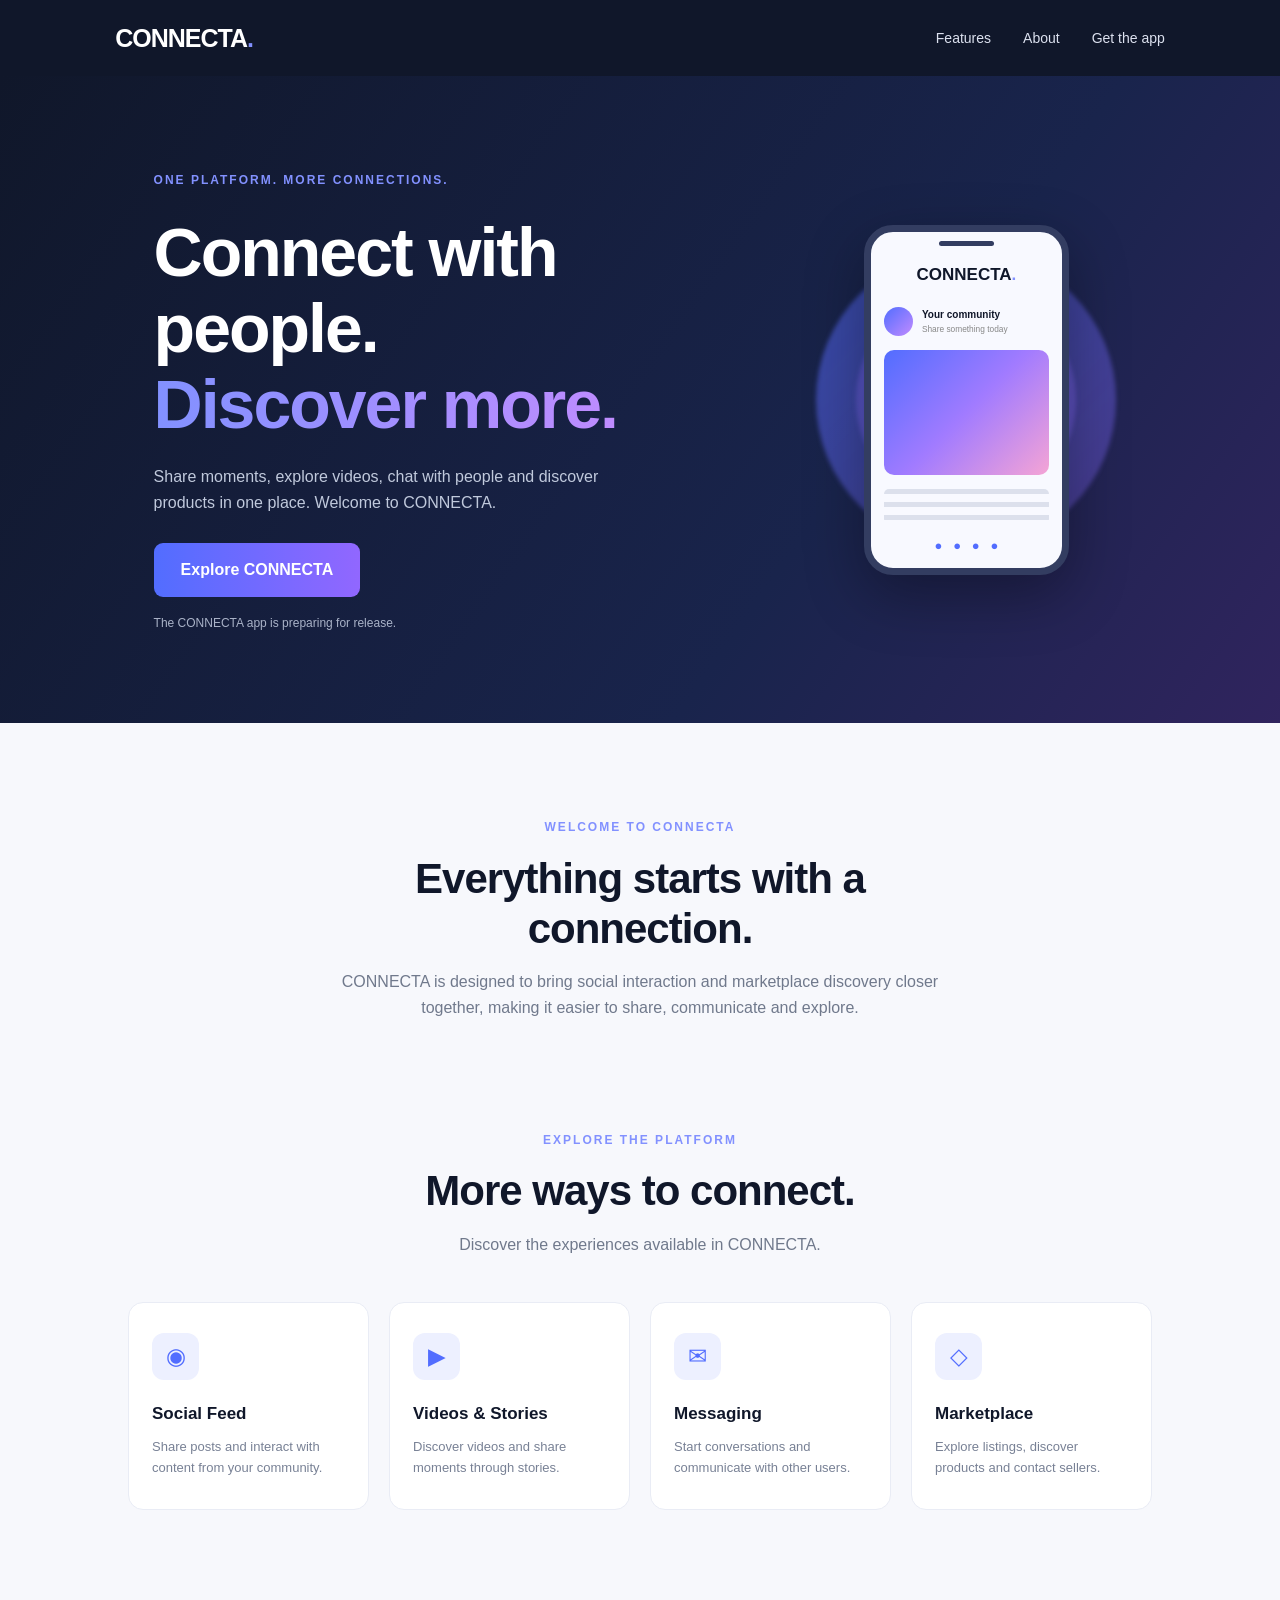
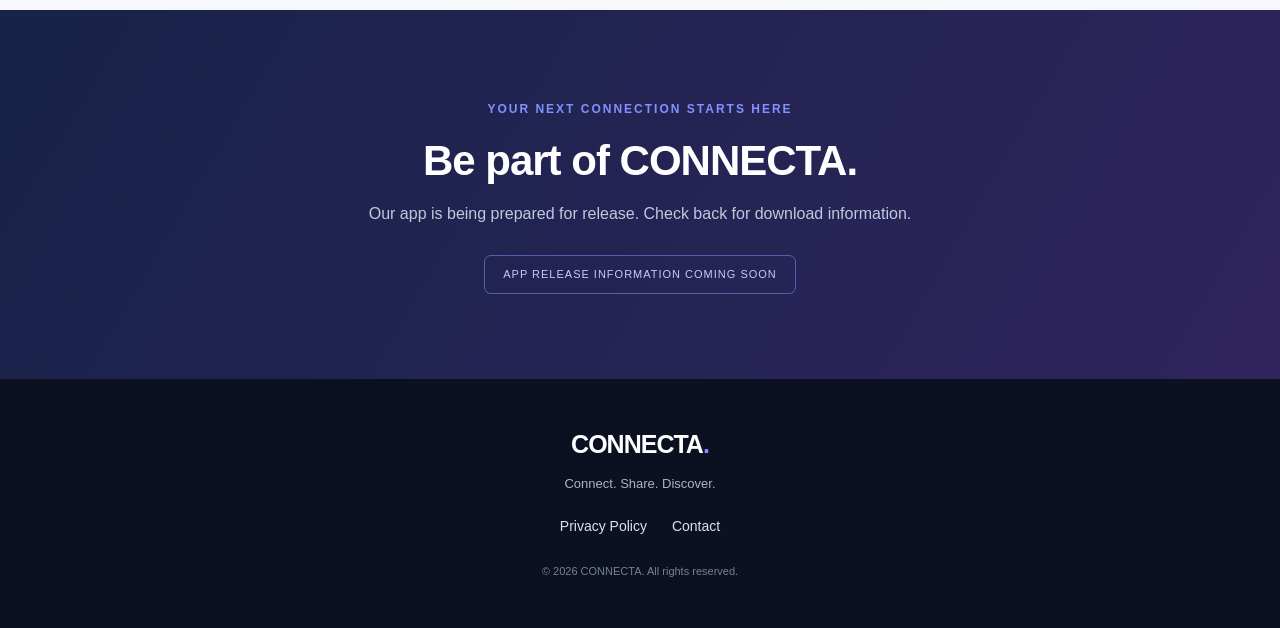
<file: index.html>
﻿<!DOCTYPE html>
<html lang="en">
<head>
  <meta charset="UTF-8">
  <meta name="viewport" content="width=device-width, initial-scale=1.0">
  <meta name="theme-color" content="#10172a">
  <meta name="description" content="CONNECTA brings social connections, conversations, videos and marketplace discovery together.">
  <title>CONNECTA | Connect. Share. Discover.</title>
  <link rel="stylesheet" href="style.css">
</head>
<body>
  <header class="navbar">
    <a class="logo" href="#">CONNECTA<span>.</span></a>
    <nav>
      <a href="#features">Features</a>
      <a href="#about">About</a>
      <a href="#download">Get the app</a>
    </nav>
  </header>

  <main>
    <section class="hero">
      <div class="hero-content">
        <span class="eyebrow">ONE PLATFORM. MORE CONNECTIONS.</span>
        <h1>Connect with people.<br><span>Discover more.</span></h1>
        <p>Share moments, explore videos, chat with people and discover products in one place. Welcome to CONNECTA.</p>
        <a class="primary-button" href="#features">Explore CONNECTA</a>
        <p class="coming-soon">The CONNECTA app is preparing for release.</p>
      </div>
      <div class="hero-art">
        <div class="circle circle-one"></div>
        <div class="circle circle-two"></div>
        <div class="phone">
          <div class="phone-top"></div>
          <div class="phone-brand">CONNECTA<span>.</span></div>
          <div class="phone-card">
            <div class="avatar"></div>
            <div><strong>Your community</strong><small>Share something today</small></div>
          </div>
          <div class="phone-image"></div>
          <div class="phone-lines"></div>
          <div class="phone-bottom">● &nbsp; ● &nbsp; ● &nbsp; ●</div>
        </div>
      </div>
    </section>

    <section class="intro" id="about">
      <span class="eyebrow">WELCOME TO CONNECTA</span>
      <h2>Everything starts with a connection.</h2>
      <p>CONNECTA is designed to bring social interaction and marketplace discovery closer together, making it easier to share, communicate and explore.</p>
    </section>

    <section class="features" id="features">
      <div class="section-heading">
        <span class="eyebrow">EXPLORE THE PLATFORM</span>
        <h2>More ways to connect.</h2>
        <p>Discover the experiences available in CONNECTA.</p>
      </div>
      <div class="feature-grid">
        <article class="feature-card">
          <div class="feature-icon">◉</div>
          <h3>Social Feed</h3>
          <p>Share posts and interact with content from your community.</p>
        </article>
        <article class="feature-card">
          <div class="feature-icon">▶</div>
          <h3>Videos & Stories</h3>
          <p>Discover videos and share moments through stories.</p>
        </article>
        <article class="feature-card">
          <div class="feature-icon">✉</div>
          <h3>Messaging</h3>
          <p>Start conversations and communicate with other users.</p>
        </article>
        <article class="feature-card">
          <div class="feature-icon">◇</div>
          <h3>Marketplace</h3>
          <p>Explore listings, discover products and contact sellers.</p>
        </article>
      </div>
    </section>

    <section class="download" id="download">
      <span class="eyebrow">YOUR NEXT CONNECTION STARTS HERE</span>
      <h2>Be part of CONNECTA.</h2>
      <p>Our app is being prepared for release. Check back for download information.</p>
      <span class="release-label">APP RELEASE INFORMATION COMING SOON</span>
    </section>
  </main>

  <footer>
    <a class="logo" href="#">CONNECTA<span>.</span></a>
    <p>Connect. Share. Discover.</p>
    <div class="footer-links">
      <a href="privacy.html">Privacy Policy</a>
      <a href="contact.html">Contact</a>
    </div>
    <small>© 2026 CONNECTA. All rights reserved.</small>
  </footer>
  <script src="script.js"></script>
</body>
</html>
</file>
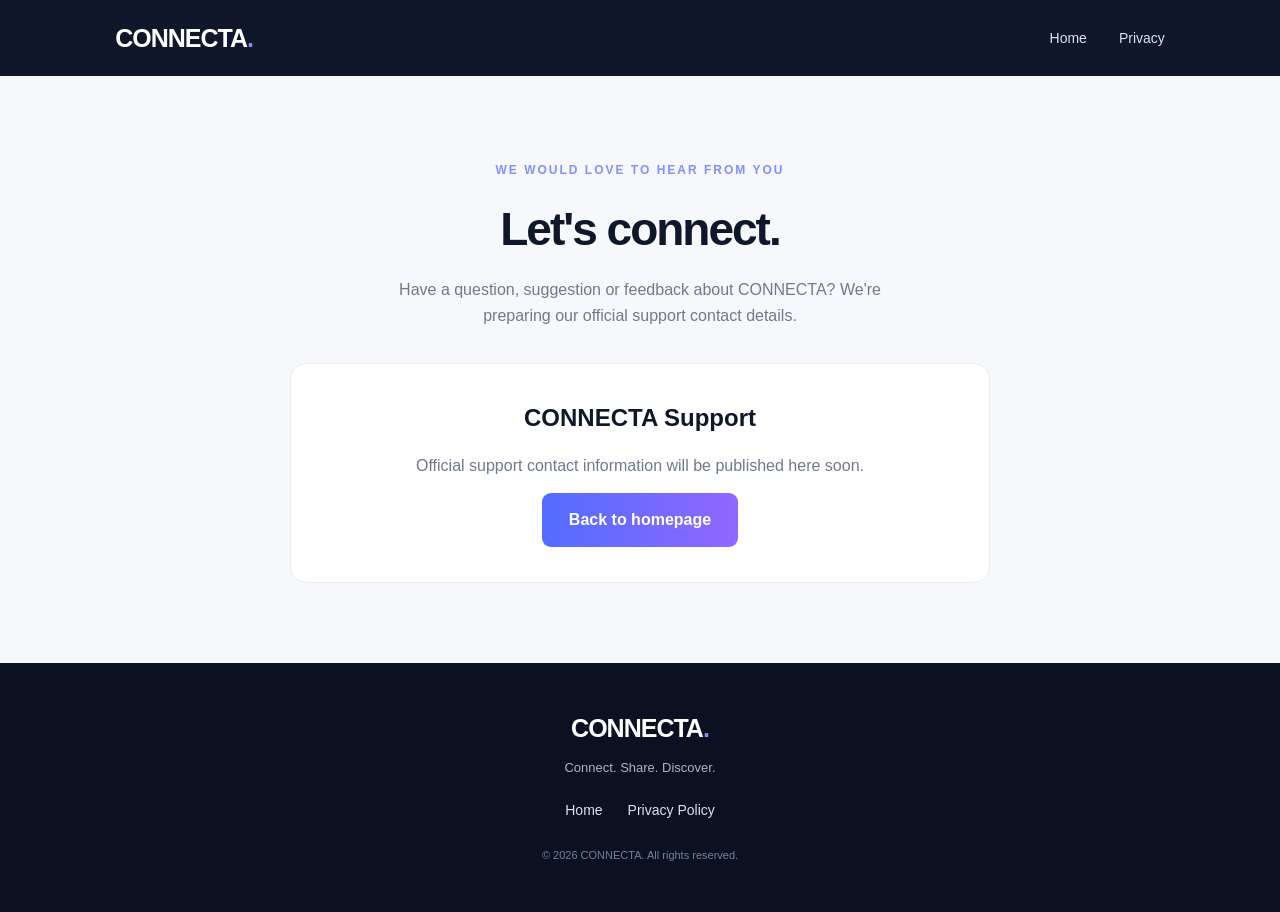
<file: contact.html>
﻿<!DOCTYPE html>
<html lang="en">
<head>
  <meta charset="UTF-8">
  <meta name="viewport" content="width=device-width, initial-scale=1.0">
  <title>Contact | CONNECTA</title>
  <link rel="stylesheet" href="style.css">
</head>
<body>
  <header class="navbar">
    <a class="logo" href="index.html">CONNECTA<span>.</span></a>
    <nav><a href="index.html">Home</a><a href="privacy.html">Privacy</a></nav>
  </header>

  <main style="max-width:750px;margin:80px auto;padding:0 25px;text-align:center;">
    <span class="eyebrow">WE WOULD LOVE TO HEAR FROM YOU</span>
    <h1 style="font-size:46px;color:#10172a;">Let's connect.</h1>
    <p style="color:#70798c;margin:20px auto;max-width:550px;">
      Have a question, suggestion or feedback about CONNECTA?
      We're preparing our official support contact details.
    </p>
    <div style="background:white;border:1px solid #e9ecf5;border-radius:16px;padding:35px;margin-top:35px;">
      <h2>CONNECTA Support</h2>
      <p style="color:#70798c;margin:15px 0;">
        Official support contact information will be published here soon.
      </p>
      <a class="primary-button" href="index.html">Back to homepage</a>
    </div>
  </main>

  <footer>
    <a class="logo" href="index.html">CONNECTA<span>.</span></a>
    <p>Connect. Share. Discover.</p>
    <div class="footer-links"><a href="index.html">Home</a><a href="privacy.html">Privacy Policy</a></div>
    <small>© 2026 CONNECTA. All rights reserved.</small>
  </footer>
  <script src="script.js"></script>
</body>
</html>
</file>
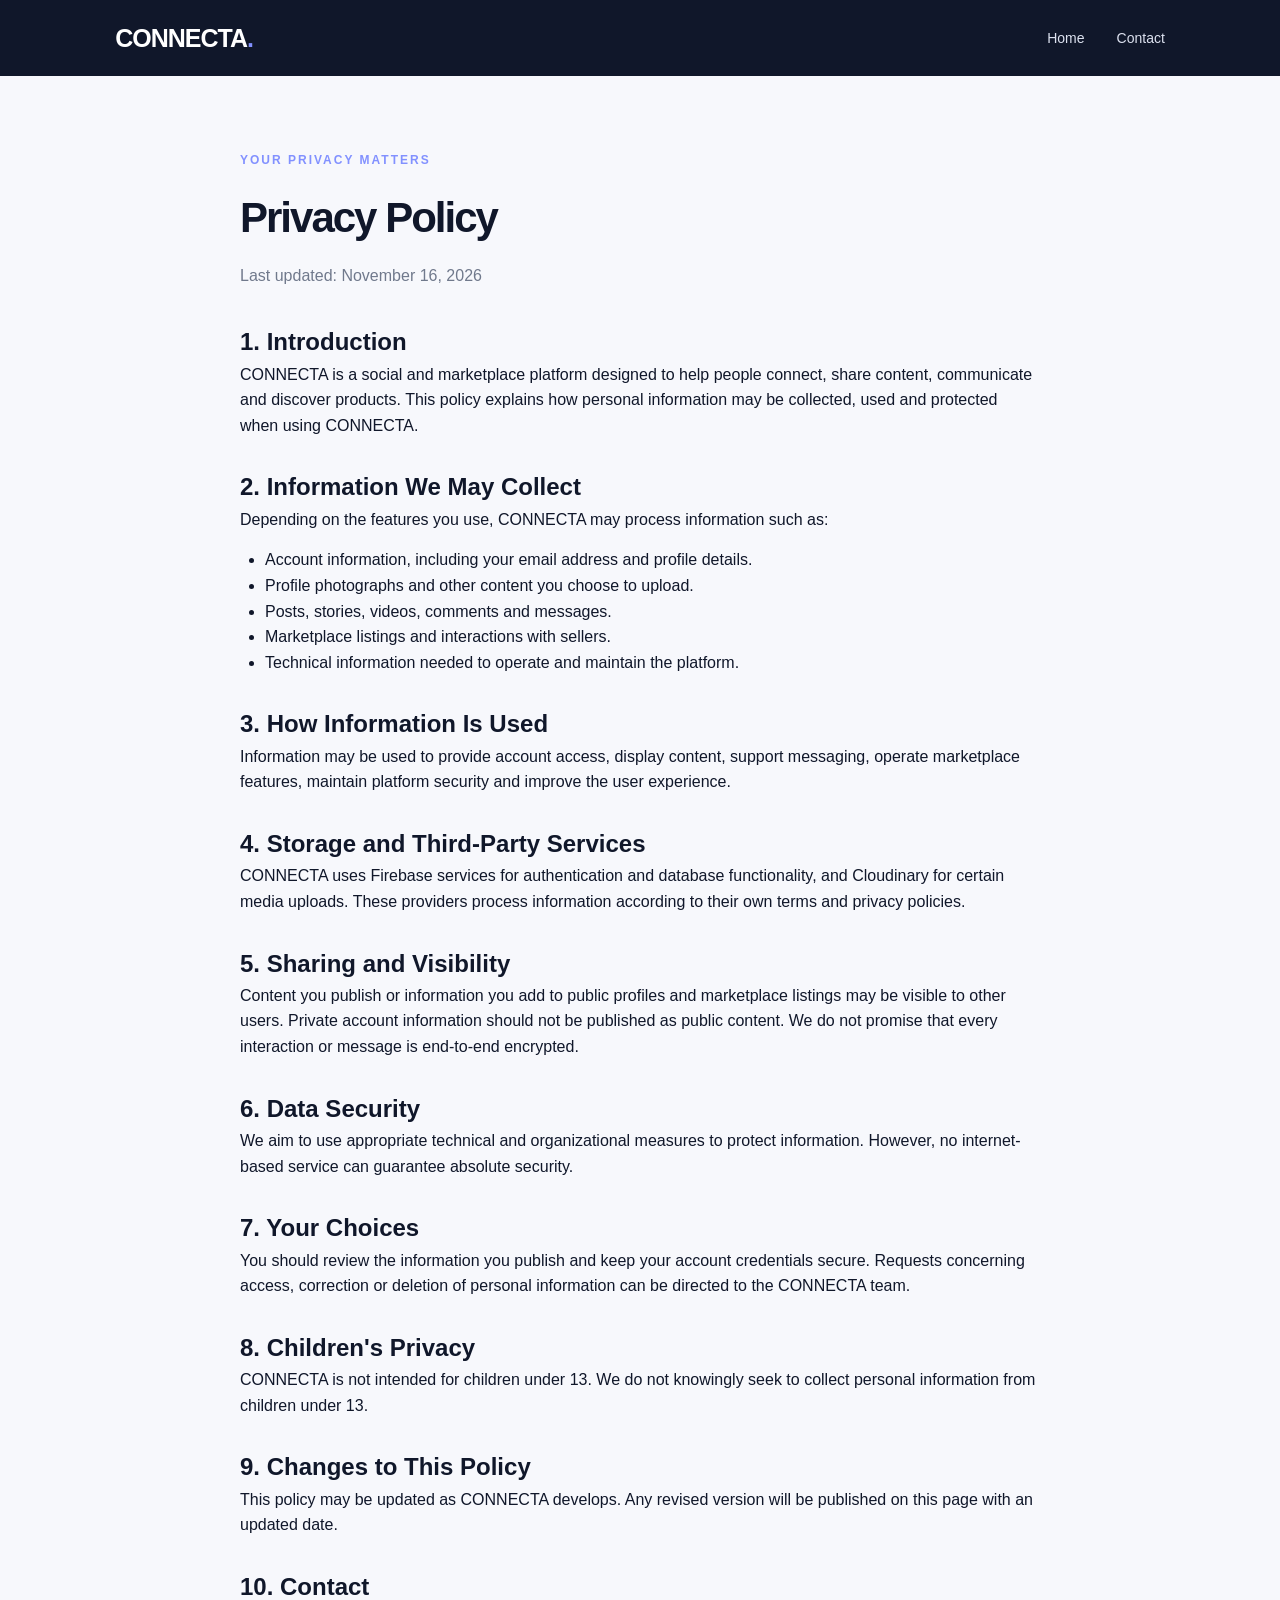
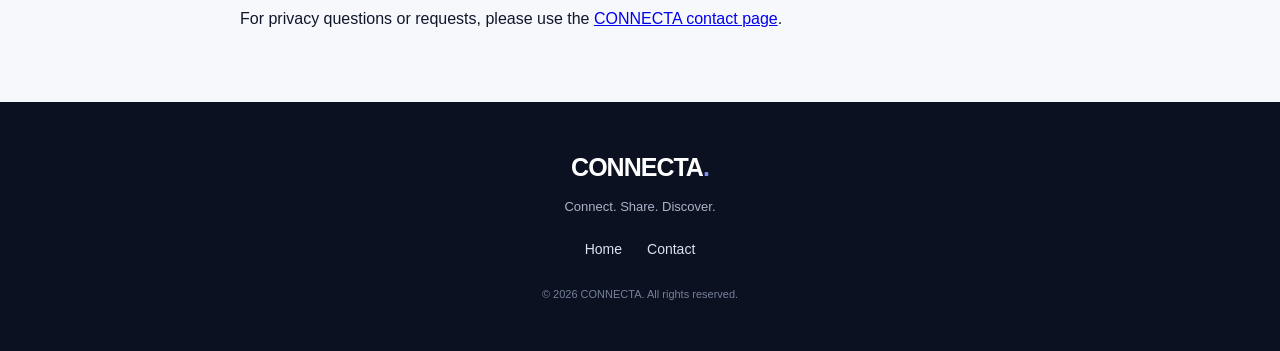
<file: privacy.html>
﻿<!DOCTYPE html>
<html lang="en">
<head>
  <meta charset="UTF-8">
  <meta name="viewport" content="width=device-width, initial-scale=1.0">
  <title>Privacy Policy | CONNECTA</title>
  <link rel="stylesheet" href="style.css">
</head>
<body>
  <header class="navbar">
    <a class="logo" href="index.html">CONNECTA<span>.</span></a>
    <nav><a href="index.html">Home</a><a href="contact.html">Contact</a></nav>
  </header>

  <main style="max-width:850px;margin:70px auto;padding:0 25px;">
    <span class="eyebrow">YOUR PRIVACY MATTERS</span>
    <h1 style="font-size:42px;color:#10172a;">Privacy Policy</h1>
    <p style="color:#70798c;margin:15px 0 35px;">Last updated: November 16, 2026</p>

    <h2>1. Introduction</h2>
    <p>CONNECTA is a social and marketplace platform designed to help people connect, share content, communicate and discover products. This policy explains how personal information may be collected, used and protected when using CONNECTA.</p>

    <h2 style="margin-top:30px;">2. Information We May Collect</h2>
    <p>Depending on the features you use, CONNECTA may process information such as:</p>
    <ul style="padding-left:25px;margin:15px 0;">
      <li>Account information, including your email address and profile details.</li>
      <li>Profile photographs and other content you choose to upload.</li>
      <li>Posts, stories, videos, comments and messages.</li>
      <li>Marketplace listings and interactions with sellers.</li>
      <li>Technical information needed to operate and maintain the platform.</li>
    </ul>

    <h2 style="margin-top:30px;">3. How Information Is Used</h2>
    <p>Information may be used to provide account access, display content, support messaging, operate marketplace features, maintain platform security and improve the user experience.</p>

    <h2 style="margin-top:30px;">4. Storage and Third-Party Services</h2>
    <p>CONNECTA uses Firebase services for authentication and database functionality, and Cloudinary for certain media uploads. These providers process information according to their own terms and privacy policies.</p>

    <h2 style="margin-top:30px;">5. Sharing and Visibility</h2>
    <p>Content you publish or information you add to public profiles and marketplace listings may be visible to other users. Private account information should not be published as public content. We do not promise that every interaction or message is end-to-end encrypted.</p>

    <h2 style="margin-top:30px;">6. Data Security</h2>
    <p>We aim to use appropriate technical and organizational measures to protect information. However, no internet-based service can guarantee absolute security.</p>

    <h2 style="margin-top:30px;">7. Your Choices</h2>
    <p>You should review the information you publish and keep your account credentials secure. Requests concerning access, correction or deletion of personal information can be directed to the CONNECTA team.</p>

    <h2 style="margin-top:30px;">8. Children's Privacy</h2>
    <p>CONNECTA is not intended for children under 13. We do not knowingly seek to collect personal information from children under 13.</p>

    <h2 style="margin-top:30px;">9. Changes to This Policy</h2>
    <p>This policy may be updated as CONNECTA develops. Any revised version will be published on this page with an updated date.</p>

    <h2 style="margin-top:30px;">10. Contact</h2>
    <p>For privacy questions or requests, please use the <a href="contact.html">CONNECTA contact page</a>.</p>
  </main>

  <footer>
    <a class="logo" href="index.html">CONNECTA<span>.</span></a>
    <p>Connect. Share. Discover.</p>
    <div class="footer-links"><a href="index.html">Home</a><a href="contact.html">Contact</a></div>
    <small>© 2026 CONNECTA. All rights reserved.</small>
  </footer>
  <script src="script.js"></script>
</body>
</html>
</file>
<file: style.css>
﻿* {
  margin: 0;
  padding: 0;
  box-sizing: border-box;
}

:root {
  --dark: #10172a;
  --blue: #526dff;
  --purple: #9167ff;
  --muted: #aab3c8;
  --white: #ffffff;
}

html {
  scroll-behavior: smooth;
}

body {
  font-family: Arial, Helvetica, sans-serif;
  background: #f7f8fc;
  color: var(--dark);
  line-height: 1.6;
}

.navbar {
  height: 76px;
  padding: 0 9%;
  display: flex;
  align-items: center;
  justify-content: space-between;
  background: var(--dark);
}

.logo {
  font-size: 25px;
  font-weight: 900;
  letter-spacing: -1px;
  color: white;
  text-decoration: none;
}

.logo span,
.phone-brand span {
  color: #8291ff;
}

nav {
  display: flex;
  gap: 32px;
}

nav a,
.footer-links a {
  color: #dce1ef;
  text-decoration: none;
  font-size: 14px;
}

nav a:hover,
.footer-links a:hover {
  color: #8291ff;
}

.hero {
  min-height: 570px;
  background: linear-gradient(125deg, #10172a, #19244c 65%, #30245e);
  color: white;
  padding: 90px 12%;
  display: flex;
  align-items: center;
  justify-content: space-between;
  gap: 50px;
  overflow: hidden;
}

.hero-content {
  max-width: 560px;
}

.eyebrow {
  color: #8291ff;
  font-size: 12px;
  font-weight: bold;
  letter-spacing: 2px;
}

h1 {
  font-size: clamp(42px, 6vw, 68px);
  line-height: 1.12;
  letter-spacing: -2px;
  margin: 22px 0;
}

h1 span {
  background: linear-gradient(90deg, #8291ff, #bf8cff);
  -webkit-background-clip: text;
  background-clip: text;
  color: transparent;
}

.hero-content > p {
  color: #c0c9dc;
  max-width: 480px;
  margin-bottom: 28px;
}

.primary-button {
  display: inline-block;
  background: linear-gradient(90deg, var(--blue), var(--purple));
  color: white;
  text-decoration: none;
  padding: 14px 27px;
  border-radius: 9px;
  font-weight: bold;
  transition: transform .2s, box-shadow .2s;
}

.primary-button:hover {
  transform: translateY(-3px);
  box-shadow: 0 10px 30px #526dff55;
}

.hero-content .coming-soon {
  margin-top: 17px;
  margin-bottom: 0;
  font-size: 12px;
  color: #aab3c8;
}

.hero-art {
  position: relative;
  width: 320px;
  height: 380px;
  flex-shrink: 0;
  display: flex;
  justify-content: center;
  align-items: center;
}

.circle {
  position: absolute;
  border-radius: 50%;
  filter: blur(2px);
}

.circle-one {
  width: 300px;
  height: 300px;
  background: linear-gradient(135deg, #526dff88, #9167ff55);
}

.circle-two {
  width: 220px;
  height: 220px;
  background: #8a6dff55;
}

.phone {
  z-index: 1;
  width: 205px;
  height: 350px;
  background: #f8f9ff;
  border: 7px solid #333d61;
  border-radius: 29px;
  padding: 18px 13px;
  box-shadow: 0 20px 60px #0005;
  color: var(--dark);
}

.phone-top {
  width: 55px;
  height: 5px;
  background: #333d61;
  border-radius: 10px;
  margin: -9px auto 15px;
}

.phone-brand {
  font-size: 17px;
  font-weight: 900;
  text-align: center;
  margin-bottom: 19px;
}

.phone-card {
  display: flex;
  align-items: center;
  gap: 9px;
  font-size: 10px;
}

.phone-card small {
  display: block;
  color: #888;
}

.avatar {
  width: 29px;
  height: 29px;
  background: linear-gradient(135deg, #526dff, #c18bff);
  border-radius: 50%;
}

.phone-image {
  height: 125px;
  margin-top: 14px;
  border-radius: 10px;
  background: linear-gradient(135deg, #526dff, #a17bff, #f5a4d5);
}

.phone-lines {
  height: 35px;
  margin-top: 14px;
  border-radius: 5px;
  background: repeating-linear-gradient(to bottom, #dce0ec 0 5px, transparent 5px 13px);
}

.phone-bottom {
  margin-top: 12px;
  text-align: center;
  color: #526dff;
  font-size: 13px;
}

.intro,
.section-heading {
  text-align: center;
  max-width: 700px;
  margin: auto;
}

.intro {
  padding: 90px 20px 55px;
}

.intro h2,
.section-heading h2,
.download h2 {
  font-size: clamp(30px, 4vw, 42px);
  line-height: 1.2;
  margin: 15px 0;
  letter-spacing: -1px;
}

.intro p,
.section-heading p {
  color: #70798c;
}

.features {
  padding: 50px 10% 100px;
}

.feature-grid {
  display: grid;
  grid-template-columns: repeat(4, 1fr);
  gap: 20px;
  margin-top: 45px;
}

.feature-card {
  background: white;
  padding: 30px 23px;
  border-radius: 15px;
  border: 1px solid #e9ecf5;
  transition: transform .2s, box-shadow .2s;
}

.feature-card:hover {
  transform: translateY(-6px);
  box-shadow: 0 15px 35px #17244a12;
}

.feature-icon {
  width: 47px;
  height: 47px;
  border-radius: 12px;
  background: #edf0ff;
  color: #526dff;
  display: grid;
  place-items: center;
  font-size: 23px;
  margin-bottom: 20px;
}

.feature-card h3 {
  font-size: 17px;
  margin-bottom: 10px;
}

.feature-card p {
  color: #788195;
  font-size: 13px;
}

.download {
  text-align: center;
  padding: 85px 20px;
  color: white;
  background: linear-gradient(120deg, #172348, #30245e);
}

.download p {
  color: #c0c9dc;
  margin: 15px auto 28px;
}

.release-label {
  display: inline-block;
  padding: 10px 18px;
  border: 1px solid #8291ff88;
  border-radius: 7px;
  color: #c3caff;
  font-size: 11px;
  letter-spacing: 1px;
}

footer {
  padding: 45px 10%;
  background: #0b1121;
  color: white;
  text-align: center;
}

footer p {
  color: #aab3c8;
  font-size: 13px;
  margin: 10px 0 20px;
}

.footer-links {
  display: flex;
  justify-content: center;
  gap: 25px;
  margin-bottom: 20px;
}

footer small {
  color: #758099;
  font-size: 11px;
}

@media (max-width: 850px) {
  .hero {
    padding: 75px 8%;
  }

  .hero-art {
    width: 260px;
    transform: scale(.9);
  }

  .feature-grid {
    grid-template-columns: repeat(2, 1fr);
  }
}

@media (max-width: 600px) {
  .navbar {
    height: auto;
    padding: 20px 6%;
    flex-direction: column;
    gap: 15px;
  }

  nav {
    gap: 17px;
    flex-wrap: wrap;
    justify-content: center;
  }

  nav a {
    font-size: 12px;
  }

  .hero {
    flex-direction: column;
    text-align: center;
    padding: 65px 7%;
  }

  .hero-content > p {
    margin-left: auto;
    margin-right: auto;
  }

  .hero-art {
    margin-top: 5px;
  }

  .feature-grid {
    grid-template-columns: 1fr;
  }

  .features {
    padding-left: 7%;
    padding-right: 7%;
  }
}
</file>
